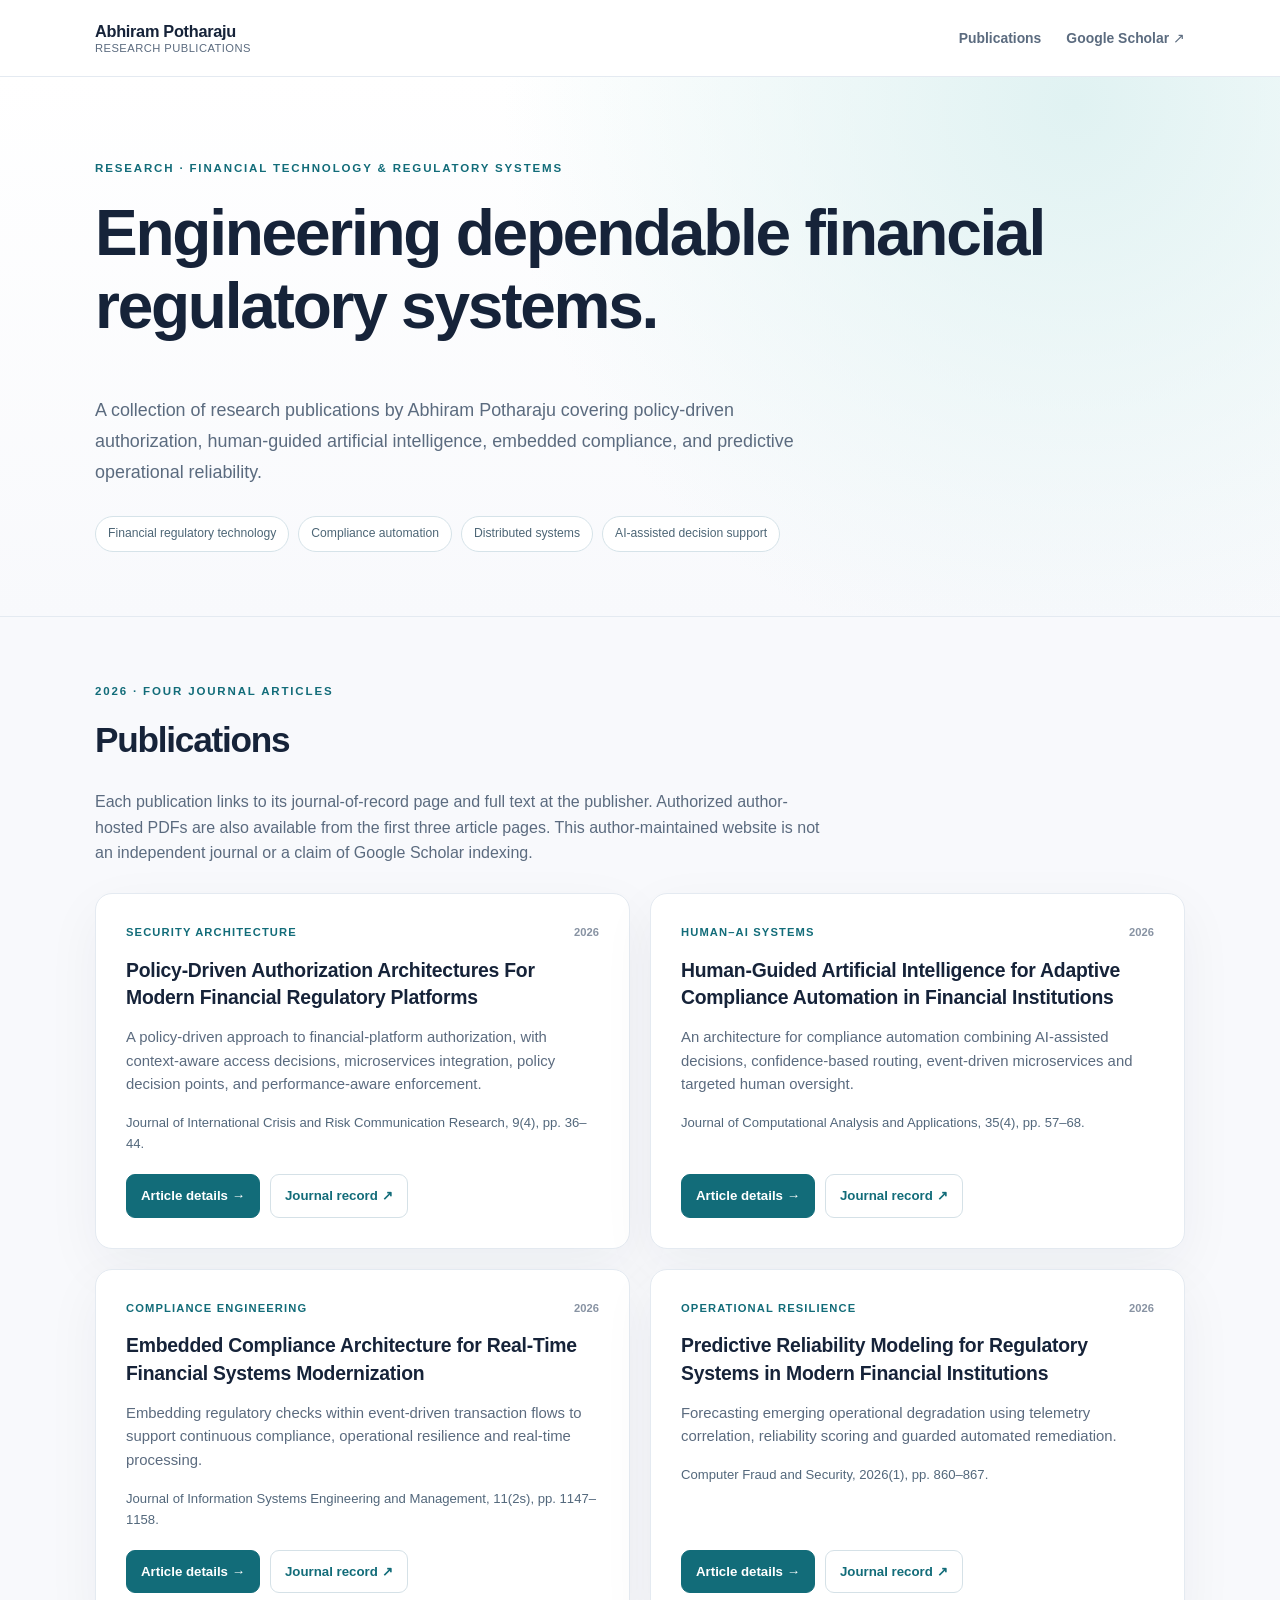
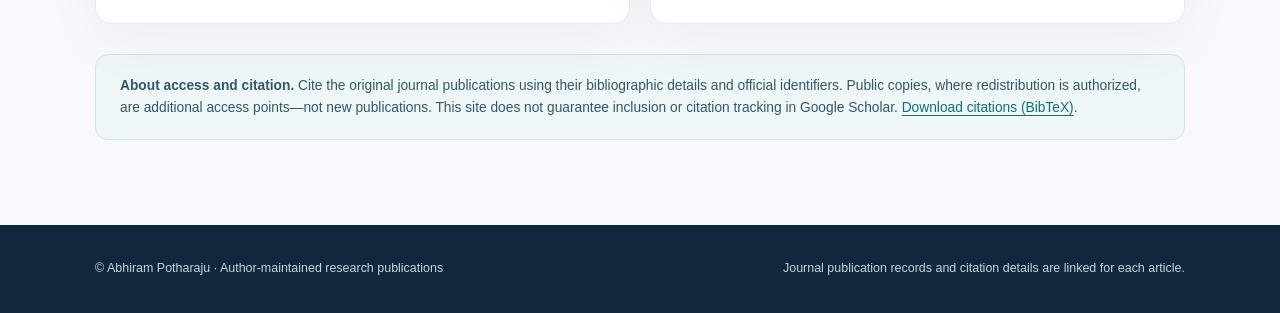
<file: index.html>
<!doctype html><html lang="en"><head><meta charset="utf-8"><meta name="viewport" content="width=device-width,initial-scale=1"><meta name="theme-color" content="#126c79"><link rel="stylesheet" href="styles.css"><title>Abhiram Potharaju | Research Publications</title><meta name="description" content="Research articles by Abhiram Potharaju on financial regulatory systems, policy-driven authorization, human-guided AI, compliance architecture, and predictive reliability."><!-- BEGIN CONFIG HEAD --><link rel="canonical" href="https://abhiramchow.github.io/research-publications/index.html"><!-- END CONFIG HEAD --><script type="application/ld+json">{"@context": "https://schema.org", "@type": "Person", "name": "Abhiram Potharaju", "description": "Research publications in financial regulatory systems modernization, AI-assisted compliance and operational resilience.", "sameAs": ["https://scholar.google.com/citations?user=imyxozsAAAAJ"]}</script></head><body><header class="nav"><div class="container nav-inner"><a href="index.html" class="brand">Abhiram Potharaju<span>Research publications</span></a><nav class="links" aria-label="Primary"><a href="index.html#publications">Publications</a><a href="https://scholar.google.com/citations?user=imyxozsAAAAJ" target="_blank" rel="noopener noreferrer">Google Scholar ↗</a></nav></div></header><section class="hero"><div class="container"><div class="eyebrow">Research · Financial technology &amp; regulatory systems</div><h1>Engineering dependable financial regulatory systems.</h1><p class="lead">A collection of research publications by Abhiram Potharaju covering policy-driven authorization, human-guided artificial intelligence, embedded compliance, and predictive operational reliability.</p><div class="chips"><span class="chip">Financial regulatory technology</span><span class="chip">Compliance automation</span><span class="chip">Distributed systems</span><span class="chip">AI-assisted decision support</span></div></div></section><main class="main" id="publications"><div class="container"><div class="section-head"><div class="eyebrow">2026 · Four journal articles</div><h2>Publications</h2><p class="muted">Each publication links to its journal-of-record page and full text at the publisher. Authorized author-hosted PDFs are also available from the first three article pages. This author-maintained website is not an independent journal or a claim of Google Scholar indexing.</p></div><div class="pub-grid"><article class="pub"><div class="eyeline"><span>SECURITY ARCHITECTURE</span><span class="year">2026</span></div><h3><a href="papers/policy-driven-authorization.html">Policy-Driven Authorization Architectures For Modern Financial Regulatory Platforms</a></h3><p>A policy-driven approach to financial-platform authorization, with context-aware access decisions, microservices integration, policy decision points, and performance-aware enforcement.</p><p class="cite">Journal of International Crisis and Risk Communication Research, 9(4), pp. 36–44.</p><div class="actions"><a class="btn" href="papers/policy-driven-authorization.html">Article details →</a><a class="btn btn-alt" href="https://jicrcr.com/index.php/jicrcr/article/view/3748" target="_blank" rel="noopener noreferrer">Journal record ↗</a></div></article><article class="pub"><div class="eyeline"><span>HUMAN–AI SYSTEMS</span><span class="year">2026</span></div><h3><a href="papers/human-guided-ai.html">Human-Guided Artificial Intelligence for Adaptive Compliance Automation in Financial Institutions</a></h3><p>An architecture for compliance automation combining AI-assisted decisions, confidence-based routing, event-driven microservices and targeted human oversight.</p><p class="cite">Journal of Computational Analysis and Applications, 35(4), pp. 57–68.</p><div class="actions"><a class="btn" href="papers/human-guided-ai.html">Article details →</a><a class="btn btn-alt" href="https://www.eudoxuspress.com/index.php/pub/article/view/5279" target="_blank" rel="noopener noreferrer">Journal record ↗</a></div></article><article class="pub"><div class="eyeline"><span>COMPLIANCE ENGINEERING</span><span class="year">2026</span></div><h3><a href="papers/embedded-compliance.html">Embedded Compliance Architecture for Real-Time Financial Systems Modernization</a></h3><p>Embedding regulatory checks within event-driven transaction flows to support continuous compliance, operational resilience and real-time processing.</p><p class="cite">Journal of Information Systems Engineering and Management, 11(2s), pp. 1147–1158.</p><div class="actions"><a class="btn" href="papers/embedded-compliance.html">Article details →</a><a class="btn btn-alt" href="https://jisem-journal.com/index.php/journal/article/view/14559" target="_blank" rel="noopener noreferrer">Journal record ↗</a></div></article><article class="pub"><div class="eyeline"><span>OPERATIONAL RESILIENCE</span><span class="year">2026</span></div><h3><a href="papers/predictive-reliability.html">Predictive Reliability Modeling for Regulatory Systems in Modern Financial Institutions</a></h3><p>Forecasting emerging operational degradation using telemetry correlation, reliability scoring and guarded automated remediation.</p><p class="cite">Computer Fraud and Security, 2026(1), pp. 860–867.</p><div class="actions"><a class="btn" href="papers/predictive-reliability.html">Article details →</a><a class="btn btn-alt" href="https://computerfraudsecurity.com/index.php/journal/article/view/994" target="_blank" rel="noopener noreferrer">Journal record ↗</a></div></article></div><div class="note"><strong>About access and citation.</strong> Cite the original journal publications using their bibliographic details and official identifiers. Public copies, where redistribution is authorized, are additional access points—not new publications. This site does not guarantee inclusion or citation tracking in Google Scholar. <a href="publications.bib" download>Download citations (BibTeX)</a>.</div></div></main><footer class="footer"><div class="container footer-inner"><span>© Abhiram Potharaju · Author-maintained research publications</span><span>Journal publication records and citation details are linked for each article.</span></div></footer></body></html>
</file>
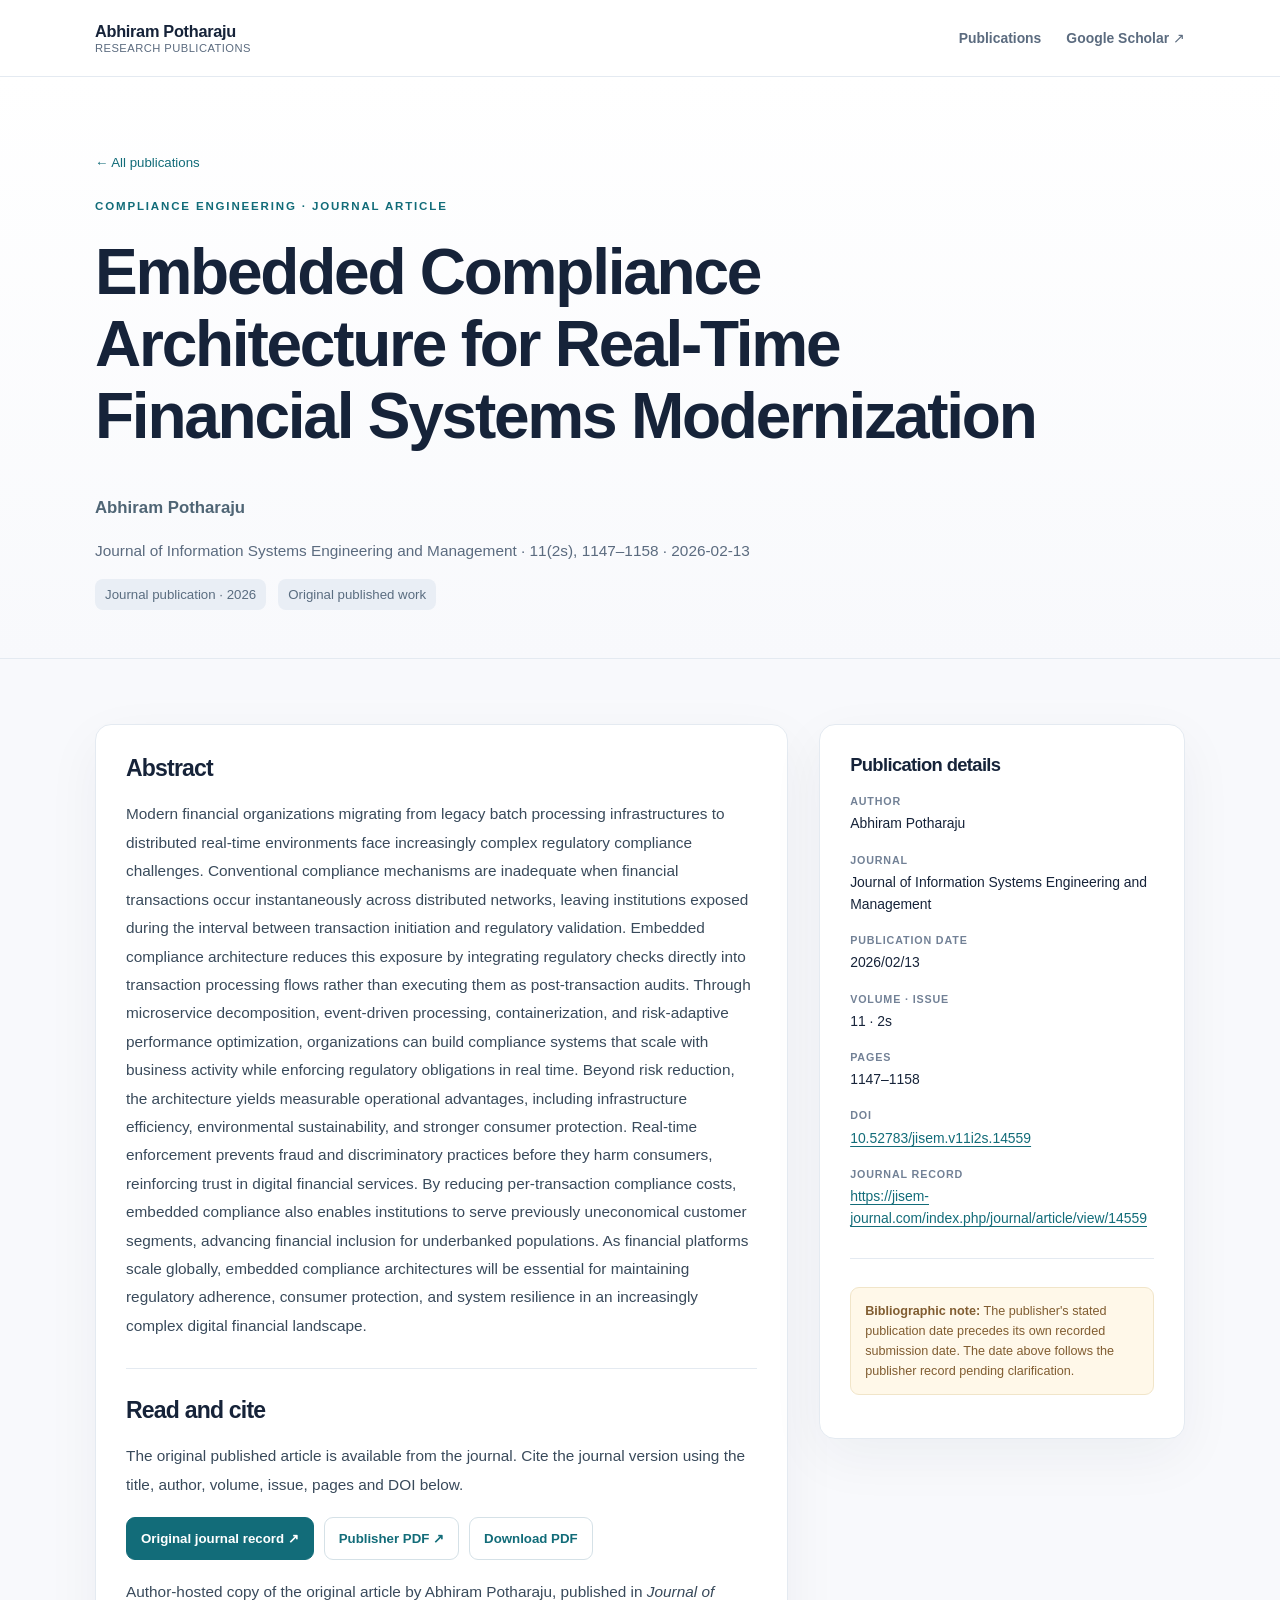
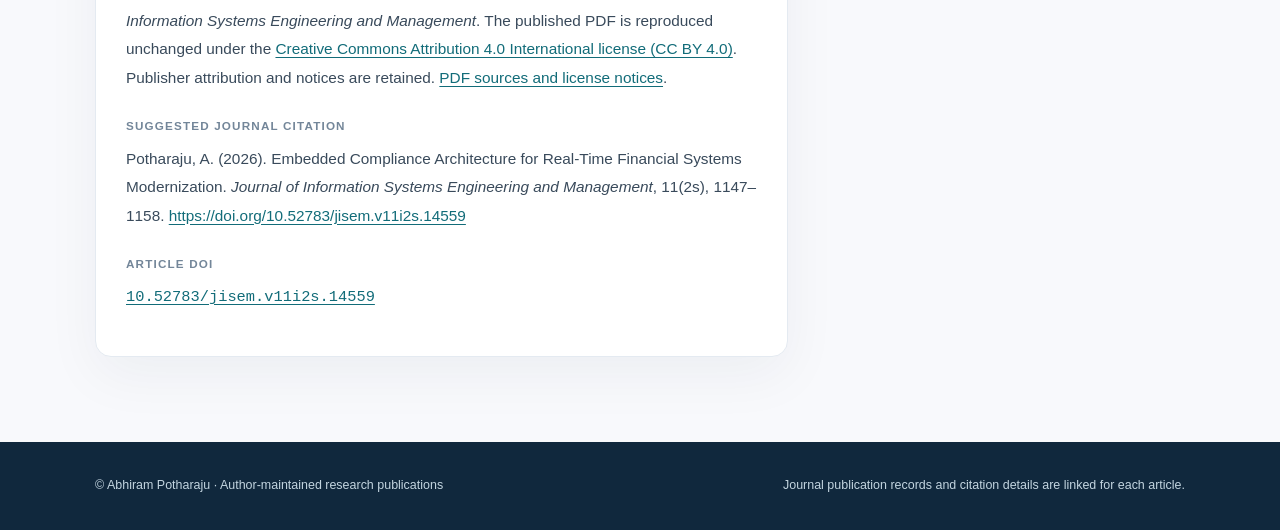
<file: papers/embedded-compliance.html>
<!doctype html><html lang="en"><head><meta charset="utf-8"><meta name="viewport" content="width=device-width,initial-scale=1"><meta name="theme-color" content="#126c79"><link rel="stylesheet" href="../styles.css"><title>Embedded Compliance Architecture for Real-Time Financial Systems Modernization | Abhiram Potharaju</title><meta name="description" content="Embedding regulatory checks within event-driven transaction flows to support continuous compliance, operational resilience and real-time processing."><meta name="citation_title" content="Embedded Compliance Architecture for Real-Time Financial Systems Modernization">
<meta name="citation_author" content="Abhiram Potharaju">
<meta name="citation_publication_date" content="2026/02/13">
<meta name="citation_date" content="2026/02/13">
<meta name="citation_journal_title" content="Journal of Information Systems Engineering and Management">
<meta name="citation_issn" content="2468-4376">
<meta name="citation_volume" content="11">
<meta name="citation_issue" content="2s">
<meta name="citation_firstpage" content="1147">
<meta name="citation_lastpage" content="1158">
<meta name="citation_doi" content="10.52783/jisem.v11i2s.14559">

<meta name="citation_abstract_html_url" content="https://abhiramchow.github.io/research-publications/papers/embedded-compliance.html">
<meta name="citation_pdf_url" content="https://abhiramchow.github.io/research-publications/papers/embedded-compliance.pdf">
<meta name="citation_language" content="en"><script type="application/ld+json">{"@context": "https://schema.org", "@type": "ScholarlyArticle", "headline": "Embedded Compliance Architecture for Real-Time Financial Systems Modernization", "author": {"@type": "Person", "name": "Abhiram Potharaju"}, "datePublished": "2026-02-13", "isPartOf": {"@type": "PublicationIssue", "issueNumber": "2s", "isPartOf": {"@type": "PublicationVolume", "volumeNumber": "11", "isPartOf": {"@type": "Periodical", "name": "Journal of Information Systems Engineering and Management", "issn": "2468-4376"}}}, "pagination": "1147-1158", "identifier": "https://doi.org/10.52783/jisem.v11i2s.14559", "sameAs": "https://jisem-journal.com/index.php/journal/article/view/14559", "url": "https://abhiramchow.github.io/research-publications/papers/embedded-compliance.html", "mainEntityOfPage": "https://abhiramchow.github.io/research-publications/papers/embedded-compliance.html", "pageStart": "1147", "pageEnd": "1158", "license": "https://creativecommons.org/licenses/by/4.0/", "encoding": {"@type": "MediaObject", "encodingFormat": "application/pdf", "contentUrl": "https://abhiramchow.github.io/research-publications/papers/embedded-compliance.pdf"}}</script><!-- BEGIN CONFIG HEAD --><link rel="canonical" href="https://abhiramchow.github.io/research-publications/papers/embedded-compliance.html"><!-- END CONFIG HEAD --></head><body><header class="nav"><div class="container nav-inner"><a href="../index.html" class="brand">Abhiram Potharaju<span>Research publications</span></a><nav class="links" aria-label="Primary"><a href="../index.html#publications">Publications</a><a href="https://scholar.google.com/citations?user=imyxozsAAAAJ" target="_blank" rel="noopener noreferrer">Google Scholar ↗</a></nav></div></header><header class="article-head"><div class="container"><a href="../index.html#publications" class="back">← All publications</a><div class="eyebrow">COMPLIANCE ENGINEERING · Journal article</div><h1>Embedded Compliance Architecture for Real-Time Financial Systems Modernization</h1><h3 class="author">Abhiram Potharaju</h3><p class="journal">Journal of Information Systems Engineering and Management · 11(2s), 1147–1158 · 2026-02-13</p><div class="detail-meta"><span>Journal publication · 2026</span><span>Original published work</span></div></div></header><main class="main"><div class="container article-grid"><article class="article-card"><h2 id="abstract">Abstract</h2><p>Modern financial organizations migrating from legacy batch processing infrastructures to distributed real-time environments face increasingly complex regulatory compliance challenges. Conventional compliance mechanisms are inadequate when financial transactions occur instantaneously across distributed networks, leaving institutions exposed during the interval between transaction initiation and regulatory validation. Embedded compliance architecture reduces this exposure by integrating regulatory checks directly into transaction processing flows rather than executing them as post-transaction audits. Through microservice decomposition, event-driven processing, containerization, and risk-adaptive performance optimization, organizations can build compliance systems that scale with business activity while enforcing regulatory obligations in real time. Beyond risk reduction, the architecture yields measurable operational advantages, including infrastructure efficiency, environmental sustainability, and stronger consumer protection. Real-time enforcement prevents fraud and discriminatory practices before they harm consumers, reinforcing trust in digital financial services. By reducing per-transaction compliance costs, embedded compliance also enables institutions to serve previously uneconomical customer segments, advancing financial inclusion for underbanked populations. As financial platforms scale globally, embedded compliance architectures will be essential for maintaining regulatory adherence, consumer protection, and system resilience in an increasingly complex digital financial landscape.</p><div class="divider"></div><h2>Read and cite</h2><p>The original published article is available from the journal. Cite the journal version using the title, author, volume, issue, pages and DOI below.</p><div class="detail-cta"><a class="btn" href="https://jisem-journal.com/index.php/journal/article/view/14559" target="_blank" rel="noopener noreferrer">Original journal record ↗</a><a class="btn btn-alt" href="https://jisem-journal.com/index.php/journal/article/download/14559/7014" target="_blank" rel="noopener noreferrer">Publisher PDF ↗</a><!-- BEGIN LOCAL PDF BUTTON --><a class="btn btn-alt" href="embedded-compliance.pdf" download>Download PDF</a><!-- END LOCAL PDF BUTTON --></div><p class="source-note">Author-hosted copy of the original article by Abhiram Potharaju, published in <em>Journal of Information Systems Engineering and Management</em>. The published PDF is reproduced unchanged under the <a rel="license" href="https://creativecommons.org/licenses/by/4.0/">Creative Commons Attribution 4.0 International license (CC BY 4.0)</a>. Publisher attribution and notices are retained. <a href="PDF-LICENSES.md">PDF sources and license notices</a>.</p><div class="smallcaps">Suggested journal citation</div><p class="source-note">Potharaju, A. (2026). Embedded Compliance Architecture for Real-Time Financial Systems Modernization. <em>Journal of Information Systems Engineering and Management</em>, 11(2s), 1147–1158. <a href="https://doi.org/10.52783/jisem.v11i2s.14559" target="_blank" rel="noopener noreferrer">https://doi.org/10.52783/jisem.v11i2s.14559</a></p><div class="smallcaps">Article DOI</div><p class="mono"><a href="https://doi.org/10.52783/jisem.v11i2s.14559" target="_blank" rel="noopener noreferrer">10.52783/jisem.v11i2s.14559</a></p></article><aside class="facts"><h2 style="font-size:1.15rem;margin-bottom:17px">Publication details</h2><dl><dt>Author</dt><dd>Abhiram Potharaju</dd><dt>Journal</dt><dd>Journal of Information Systems Engineering and Management</dd><dt>Publication date</dt><dd>2026/02/13</dd><dt>Volume · Issue</dt><dd>11 · 2s</dd><dt>Pages</dt><dd>1147–1158</dd><dt>DOI</dt><dd><a href="https://doi.org/10.52783/jisem.v11i2s.14559">10.52783/jisem.v11i2s.14559</a></dd><dt>Journal record</dt><dd><a href="https://jisem-journal.com/index.php/journal/article/view/14559">https://jisem-journal.com/index.php/journal/article/view/14559</a></dd></dl><div class="divider"></div><p class="warning"><strong>Bibliographic note:</strong> The publisher's stated publication date precedes its own recorded submission date. The date above follows the publisher record pending clarification.</p></aside></div></main><footer class="footer"><div class="container footer-inner"><span>© Abhiram Potharaju · Author-maintained research publications</span><span>Journal publication records and citation details are linked for each article.</span></div></footer></body></html>
</file>
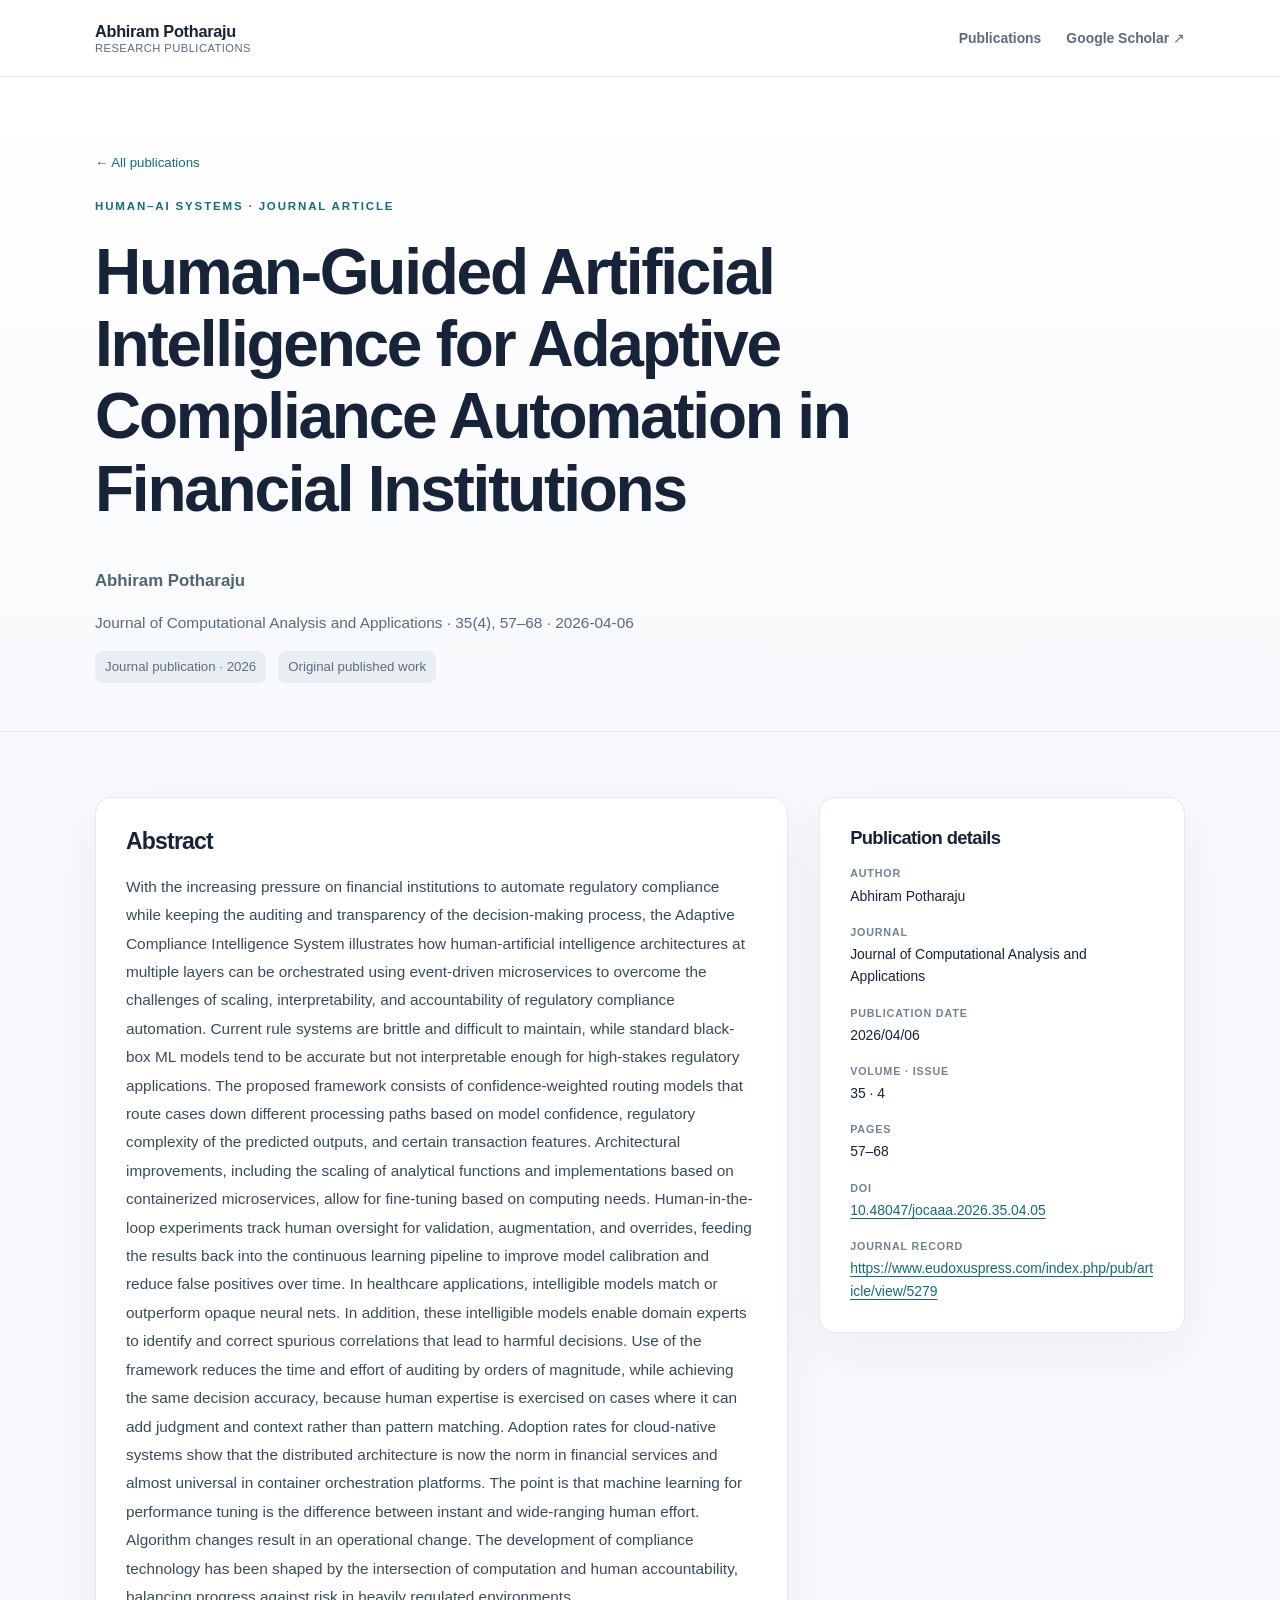
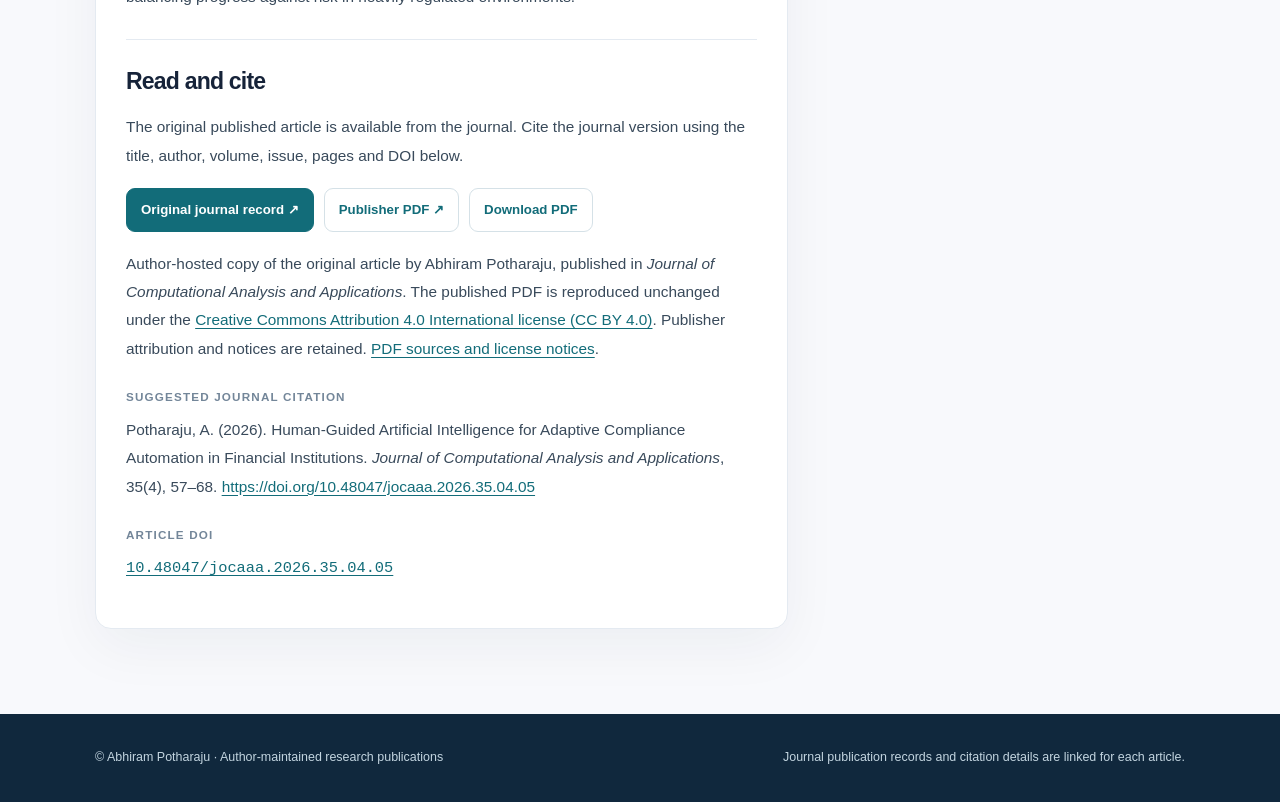
<file: papers/human-guided-ai.html>
<!doctype html><html lang="en"><head><meta charset="utf-8"><meta name="viewport" content="width=device-width,initial-scale=1"><meta name="theme-color" content="#126c79"><link rel="stylesheet" href="../styles.css"><title>Human-Guided Artificial Intelligence for Adaptive Compliance Automation in Financial Institutions | Abhiram Potharaju</title><meta name="description" content="An architecture for compliance automation combining AI-assisted decisions, confidence-based routing, event-driven microservices and targeted human oversight."><meta name="citation_title" content="Human-Guided Artificial Intelligence for Adaptive Compliance Automation in Financial Institutions">
<meta name="citation_author" content="Abhiram Potharaju">
<meta name="citation_publication_date" content="2026/04/06">
<meta name="citation_date" content="2026/04/06">
<meta name="citation_journal_title" content="Journal of Computational Analysis and Applications">
<meta name="citation_issn" content="1572-9206">
<meta name="citation_volume" content="35">
<meta name="citation_issue" content="4">
<meta name="citation_firstpage" content="57">
<meta name="citation_lastpage" content="68">
<meta name="citation_doi" content="10.48047/jocaaa.2026.35.04.05">

<meta name="citation_abstract_html_url" content="https://abhiramchow.github.io/research-publications/papers/human-guided-ai.html">
<meta name="citation_pdf_url" content="https://abhiramchow.github.io/research-publications/papers/human-guided-ai.pdf">
<meta name="citation_language" content="en"><script type="application/ld+json">{"@context": "https://schema.org", "@type": "ScholarlyArticle", "headline": "Human-Guided Artificial Intelligence for Adaptive Compliance Automation in Financial Institutions", "author": {"@type": "Person", "name": "Abhiram Potharaju"}, "datePublished": "2026-04-06", "isPartOf": {"@type": "PublicationIssue", "issueNumber": "4", "isPartOf": {"@type": "PublicationVolume", "volumeNumber": "35", "isPartOf": {"@type": "Periodical", "name": "Journal of Computational Analysis and Applications", "issn": "1572-9206"}}}, "pagination": "57-68", "identifier": "https://doi.org/10.48047/jocaaa.2026.35.04.05", "sameAs": "https://www.eudoxuspress.com/index.php/pub/article/view/5279", "url": "https://abhiramchow.github.io/research-publications/papers/human-guided-ai.html", "mainEntityOfPage": "https://abhiramchow.github.io/research-publications/papers/human-guided-ai.html", "pageStart": "57", "pageEnd": "68", "license": "https://creativecommons.org/licenses/by/4.0/", "encoding": {"@type": "MediaObject", "encodingFormat": "application/pdf", "contentUrl": "https://abhiramchow.github.io/research-publications/papers/human-guided-ai.pdf"}}</script><!-- BEGIN CONFIG HEAD --><link rel="canonical" href="https://abhiramchow.github.io/research-publications/papers/human-guided-ai.html"><!-- END CONFIG HEAD --></head><body><header class="nav"><div class="container nav-inner"><a href="../index.html" class="brand">Abhiram Potharaju<span>Research publications</span></a><nav class="links" aria-label="Primary"><a href="../index.html#publications">Publications</a><a href="https://scholar.google.com/citations?user=imyxozsAAAAJ" target="_blank" rel="noopener noreferrer">Google Scholar ↗</a></nav></div></header><header class="article-head"><div class="container"><a href="../index.html#publications" class="back">← All publications</a><div class="eyebrow">HUMAN–AI SYSTEMS · Journal article</div><h1>Human-Guided Artificial Intelligence for Adaptive Compliance Automation in Financial Institutions</h1><h3 class="author">Abhiram Potharaju</h3><p class="journal">Journal of Computational Analysis and Applications · 35(4), 57–68 · 2026-04-06</p><div class="detail-meta"><span>Journal publication · 2026</span><span>Original published work</span></div></div></header><main class="main"><div class="container article-grid"><article class="article-card"><h2 id="abstract">Abstract</h2><p>With the increasing pressure on financial institutions to automate regulatory compliance while keeping the auditing and transparency of the decision-making process, the Adaptive Compliance Intelligence System illustrates how human-artificial intelligence architectures at multiple layers can be orchestrated using event-driven microservices to overcome the challenges of scaling, interpretability, and accountability of regulatory compliance automation. Current rule systems are brittle and difficult to maintain, while standard black-box ML models tend to be accurate but not interpretable enough for high-stakes regulatory applications. The proposed framework consists of confidence-weighted routing models that route cases down different processing paths based on model confidence, regulatory complexity of the predicted outputs, and certain transaction features. Architectural improvements, including the scaling of analytical functions and implementations based on containerized microservices, allow for fine-tuning based on computing needs. Human-in-the-loop experiments track human oversight for validation, augmentation, and overrides, feeding the results back into the continuous learning pipeline to improve model calibration and reduce false positives over time. In healthcare applications, intelligible models match or outperform opaque neural nets. In addition, these intelligible models enable domain experts to identify and correct spurious correlations that lead to harmful decisions. Use of the framework reduces the time and effort of auditing by orders of magnitude, while achieving the same decision accuracy, because human expertise is exercised on cases where it can add judgment and context rather than pattern matching. Adoption rates for cloud-native systems show that the distributed architecture is now the norm in financial services and almost universal in container orchestration platforms. The point is that machine learning for performance tuning is the difference between instant and wide-ranging human effort. Algorithm changes result in an operational change. The development of compliance technology has been shaped by the intersection of computation and human accountability, balancing progress against risk in heavily regulated environments.</p><div class="divider"></div><h2>Read and cite</h2><p>The original published article is available from the journal. Cite the journal version using the title, author, volume, issue, pages and DOI below.</p><div class="detail-cta"><a class="btn" href="https://www.eudoxuspress.com/index.php/pub/article/view/5279" target="_blank" rel="noopener noreferrer">Original journal record ↗</a><a class="btn btn-alt" href="https://www.eudoxuspress.com/index.php/pub/article/download/5279/3968" target="_blank" rel="noopener noreferrer">Publisher PDF ↗</a><!-- BEGIN LOCAL PDF BUTTON --><a class="btn btn-alt" href="human-guided-ai.pdf" download>Download PDF</a><!-- END LOCAL PDF BUTTON --></div><p class="source-note">Author-hosted copy of the original article by Abhiram Potharaju, published in <em>Journal of Computational Analysis and Applications</em>. The published PDF is reproduced unchanged under the <a rel="license" href="https://creativecommons.org/licenses/by/4.0/">Creative Commons Attribution 4.0 International license (CC BY 4.0)</a>. Publisher attribution and notices are retained. <a href="PDF-LICENSES.md">PDF sources and license notices</a>.</p><div class="smallcaps">Suggested journal citation</div><p class="source-note">Potharaju, A. (2026). Human-Guided Artificial Intelligence for Adaptive Compliance Automation in Financial Institutions. <em>Journal of Computational Analysis and Applications</em>, 35(4), 57–68. <a href="https://doi.org/10.48047/jocaaa.2026.35.04.05" target="_blank" rel="noopener noreferrer">https://doi.org/10.48047/jocaaa.2026.35.04.05</a></p><div class="smallcaps">Article DOI</div><p class="mono"><a href="https://doi.org/10.48047/jocaaa.2026.35.04.05" target="_blank" rel="noopener noreferrer">10.48047/jocaaa.2026.35.04.05</a></p></article><aside class="facts"><h2 style="font-size:1.15rem;margin-bottom:17px">Publication details</h2><dl><dt>Author</dt><dd>Abhiram Potharaju</dd><dt>Journal</dt><dd>Journal of Computational Analysis and Applications</dd><dt>Publication date</dt><dd>2026/04/06</dd><dt>Volume · Issue</dt><dd>35 · 4</dd><dt>Pages</dt><dd>57–68</dd><dt>DOI</dt><dd><a href="https://doi.org/10.48047/jocaaa.2026.35.04.05">10.48047/jocaaa.2026.35.04.05</a></dd><dt>Journal record</dt><dd><a href="https://www.eudoxuspress.com/index.php/pub/article/view/5279">https://www.eudoxuspress.com/index.php/pub/article/view/5279</a></dd></dl></aside></div></main><footer class="footer"><div class="container footer-inner"><span>© Abhiram Potharaju · Author-maintained research publications</span><span>Journal publication records and citation details are linked for each article.</span></div></footer></body></html>
</file>
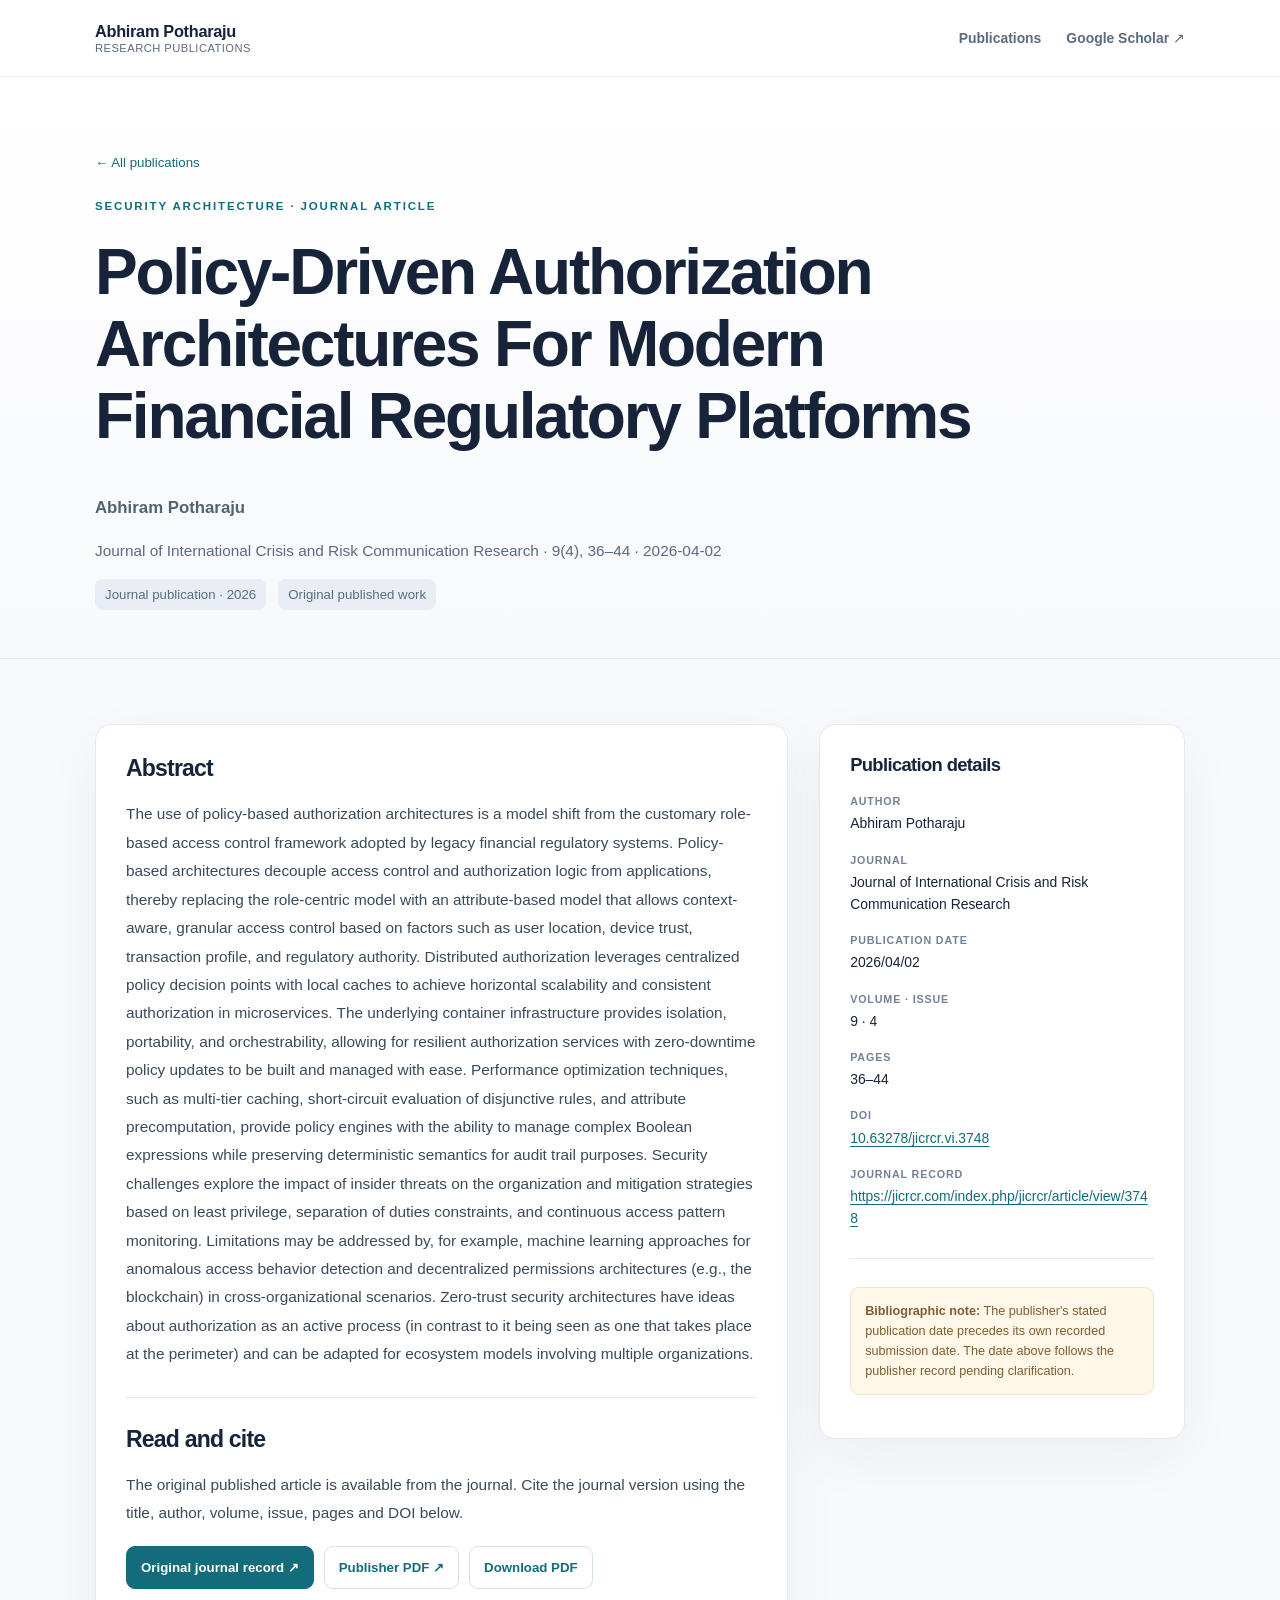
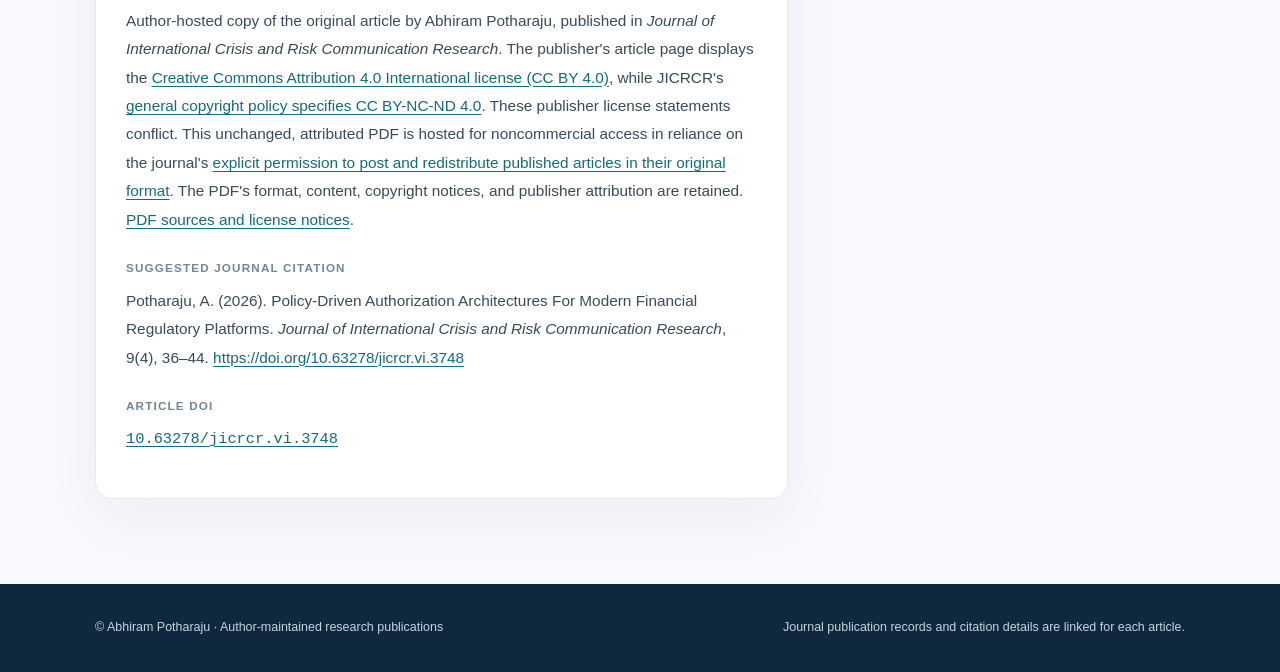
<file: papers/policy-driven-authorization.html>
<!doctype html><html lang="en"><head><meta charset="utf-8"><meta name="viewport" content="width=device-width,initial-scale=1"><meta name="theme-color" content="#126c79"><link rel="stylesheet" href="../styles.css"><title>Policy-Driven Authorization Architectures For Modern Financial Regulatory Platforms | Abhiram Potharaju</title><meta name="description" content="A policy-driven approach to financial-platform authorization, with context-aware access decisions, microservices integration, policy decision points, and performance-aware enforcement."><meta name="citation_title" content="Policy-Driven Authorization Architectures For Modern Financial Regulatory Platforms">
<meta name="citation_author" content="Abhiram Potharaju">
<meta name="citation_publication_date" content="2026/04/02">
<meta name="citation_date" content="2026/04/02">
<meta name="citation_journal_title" content="Journal of International Crisis and Risk Communication Research">
<meta name="citation_issn" content="2576-0025">
<meta name="citation_volume" content="9">
<meta name="citation_issue" content="4">
<meta name="citation_firstpage" content="36">
<meta name="citation_lastpage" content="44">
<meta name="citation_doi" content="10.63278/jicrcr.vi.3748">

<meta name="citation_abstract_html_url" content="https://abhiramchow.github.io/research-publications/papers/policy-driven-authorization.html">
<meta name="citation_pdf_url" content="https://abhiramchow.github.io/research-publications/papers/policy-driven-authorization.pdf">
<meta name="citation_language" content="en"><script type="application/ld+json">{"@context": "https://schema.org", "@type": "ScholarlyArticle", "headline": "Policy-Driven Authorization Architectures For Modern Financial Regulatory Platforms", "author": {"@type": "Person", "name": "Abhiram Potharaju"}, "datePublished": "2026-04-02", "isPartOf": {"@type": "PublicationIssue", "issueNumber": "4", "isPartOf": {"@type": "PublicationVolume", "volumeNumber": "9", "isPartOf": {"@type": "Periodical", "name": "Journal of International Crisis and Risk Communication Research", "issn": "2576-0025"}}}, "pagination": "36-44", "identifier": "https://doi.org/10.63278/jicrcr.vi.3748", "sameAs": "https://jicrcr.com/index.php/jicrcr/article/view/3748", "url": "https://abhiramchow.github.io/research-publications/papers/policy-driven-authorization.html", "mainEntityOfPage": "https://abhiramchow.github.io/research-publications/papers/policy-driven-authorization.html", "pageStart": "36", "pageEnd": "44", "license": "https://creativecommons.org/licenses/by/4.0/", "encoding": {"@type": "MediaObject", "encodingFormat": "application/pdf", "contentUrl": "https://abhiramchow.github.io/research-publications/papers/policy-driven-authorization.pdf"}}</script><!-- BEGIN CONFIG HEAD --><link rel="canonical" href="https://abhiramchow.github.io/research-publications/papers/policy-driven-authorization.html"><!-- END CONFIG HEAD --></head><body><header class="nav"><div class="container nav-inner"><a href="../index.html" class="brand">Abhiram Potharaju<span>Research publications</span></a><nav class="links" aria-label="Primary"><a href="../index.html#publications">Publications</a><a href="https://scholar.google.com/citations?user=imyxozsAAAAJ" target="_blank" rel="noopener noreferrer">Google Scholar ↗</a></nav></div></header><header class="article-head"><div class="container"><a href="../index.html#publications" class="back">← All publications</a><div class="eyebrow">SECURITY ARCHITECTURE · Journal article</div><h1>Policy-Driven Authorization Architectures For Modern Financial Regulatory Platforms</h1><h3 class="author">Abhiram Potharaju</h3><p class="journal">Journal of International Crisis and Risk Communication Research · 9(4), 36–44 · 2026-04-02</p><div class="detail-meta"><span>Journal publication · 2026</span><span>Original published work</span></div></div></header><main class="main"><div class="container article-grid"><article class="article-card"><h2 id="abstract">Abstract</h2><p>The use of policy-based authorization architectures is a model shift from the customary role-based access control framework adopted by legacy financial regulatory systems. Policy-based architectures decouple access control and authorization logic from applications, thereby replacing the role-centric model with an attribute-based model that allows context-aware, granular access control based on factors such as user location, device trust, transaction profile, and regulatory authority. Distributed authorization leverages centralized policy decision points with local caches to achieve horizontal scalability and consistent authorization in microservices. The underlying container infrastructure provides isolation, portability, and orchestrability, allowing for resilient authorization services with zero-downtime policy updates to be built and managed with ease. Performance optimization techniques, such as multi-tier caching, short-circuit evaluation of disjunctive rules, and attribute precomputation, provide policy engines with the ability to manage complex Boolean expressions while preserving deterministic semantics for audit trail purposes. Security challenges explore the impact of insider threats on the organization and mitigation strategies based on least privilege, separation of duties constraints, and continuous access pattern monitoring. Limitations may be addressed by, for example, machine learning approaches for anomalous access behavior detection and decentralized permissions architectures (e.g., the blockchain) in cross-organizational scenarios. Zero-trust security architectures have ideas about authorization as an active process (in contrast to it being seen as one that takes place at the perimeter) and can be adapted for ecosystem models involving multiple organizations.</p><div class="divider"></div><h2>Read and cite</h2><p>The original published article is available from the journal. Cite the journal version using the title, author, volume, issue, pages and DOI below.</p><div class="detail-cta"><a class="btn" href="https://jicrcr.com/index.php/jicrcr/article/view/3748" target="_blank" rel="noopener noreferrer">Original journal record ↗</a><a class="btn btn-alt" href="https://jicrcr.com/index.php/jicrcr/article/download/3748/3166" target="_blank" rel="noopener noreferrer">Publisher PDF ↗</a><!-- BEGIN LOCAL PDF BUTTON --><a class="btn btn-alt" href="policy-driven-authorization.pdf" download>Download PDF</a><!-- END LOCAL PDF BUTTON --></div><p class="source-note">Author-hosted copy of the original article by Abhiram Potharaju, published in <em>Journal of International Crisis and Risk Communication Research</em>. The publisher's article page displays the <a rel="license" href="https://creativecommons.org/licenses/by/4.0/">Creative Commons Attribution 4.0 International license (CC BY 4.0)</a>, while JICRCR's <a href="https://jicrcr.com/index.php/jicrcr/RAJ">general copyright policy specifies CC BY-NC-ND 4.0</a>. These publisher license statements conflict. This unchanged, attributed PDF is hosted for noncommercial access in reliance on the journal's <a href="https://jicrcr.com/index.php/jicrcr/CN">explicit permission to post and redistribute published articles in their original format</a>. The PDF's format, content, copyright notices, and publisher attribution are retained. <a href="PDF-LICENSES.md">PDF sources and license notices</a>.</p><div class="smallcaps">Suggested journal citation</div><p class="source-note">Potharaju, A. (2026). Policy-Driven Authorization Architectures For Modern Financial Regulatory Platforms. <em>Journal of International Crisis and Risk Communication Research</em>, 9(4), 36–44. <a href="https://doi.org/10.63278/jicrcr.vi.3748" target="_blank" rel="noopener noreferrer">https://doi.org/10.63278/jicrcr.vi.3748</a></p><div class="smallcaps">Article DOI</div><p class="mono"><a href="https://doi.org/10.63278/jicrcr.vi.3748" target="_blank" rel="noopener noreferrer">10.63278/jicrcr.vi.3748</a></p></article><aside class="facts"><h2 style="font-size:1.15rem;margin-bottom:17px">Publication details</h2><dl><dt>Author</dt><dd>Abhiram Potharaju</dd><dt>Journal</dt><dd>Journal of International Crisis and Risk Communication Research</dd><dt>Publication date</dt><dd>2026/04/02</dd><dt>Volume · Issue</dt><dd>9 · 4</dd><dt>Pages</dt><dd>36–44</dd><dt>DOI</dt><dd><a href="https://doi.org/10.63278/jicrcr.vi.3748">10.63278/jicrcr.vi.3748</a></dd><dt>Journal record</dt><dd><a href="https://jicrcr.com/index.php/jicrcr/article/view/3748">https://jicrcr.com/index.php/jicrcr/article/view/3748</a></dd></dl><div class="divider"></div><p class="warning"><strong>Bibliographic note:</strong> The publisher's stated publication date precedes its own recorded submission date. The date above follows the publisher record pending clarification.</p></aside></div></main><footer class="footer"><div class="container footer-inner"><span>© Abhiram Potharaju · Author-maintained research publications</span><span>Journal publication records and citation details are linked for each article.</span></div></footer></body></html>
</file>
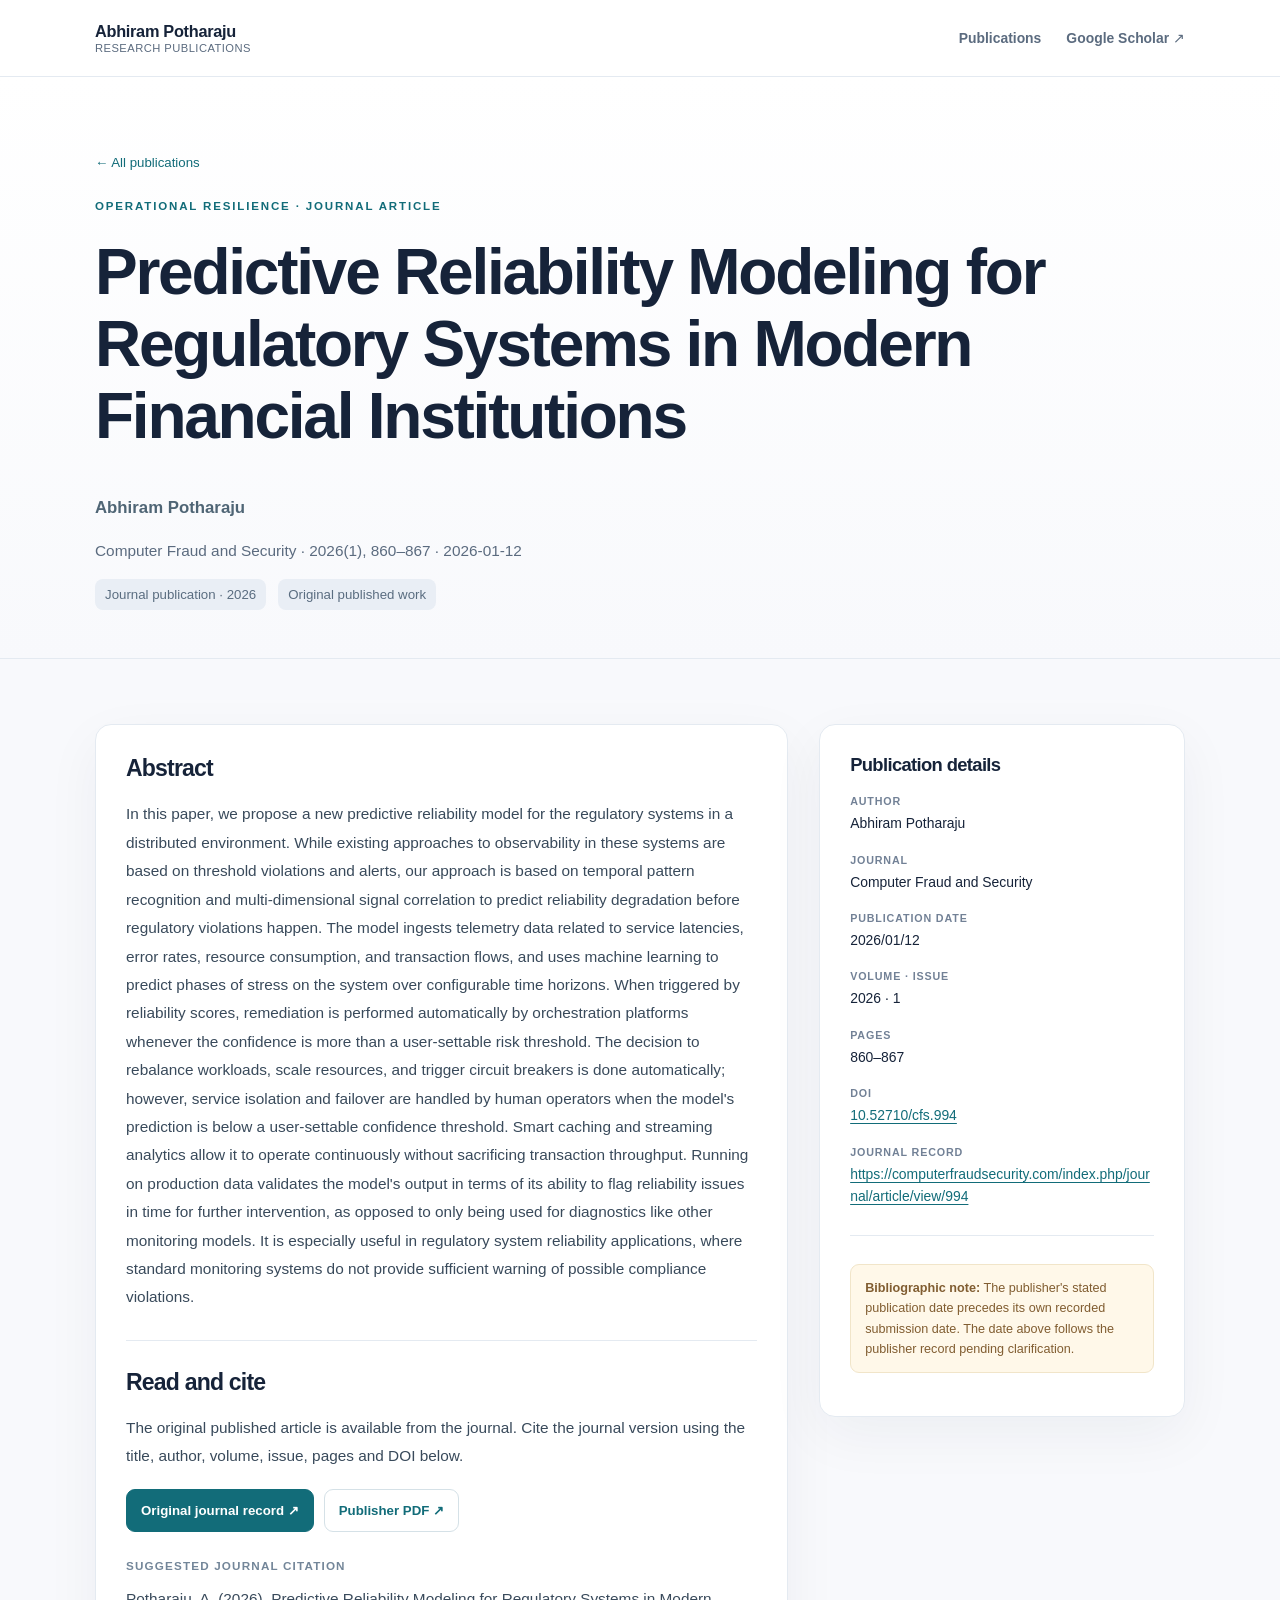
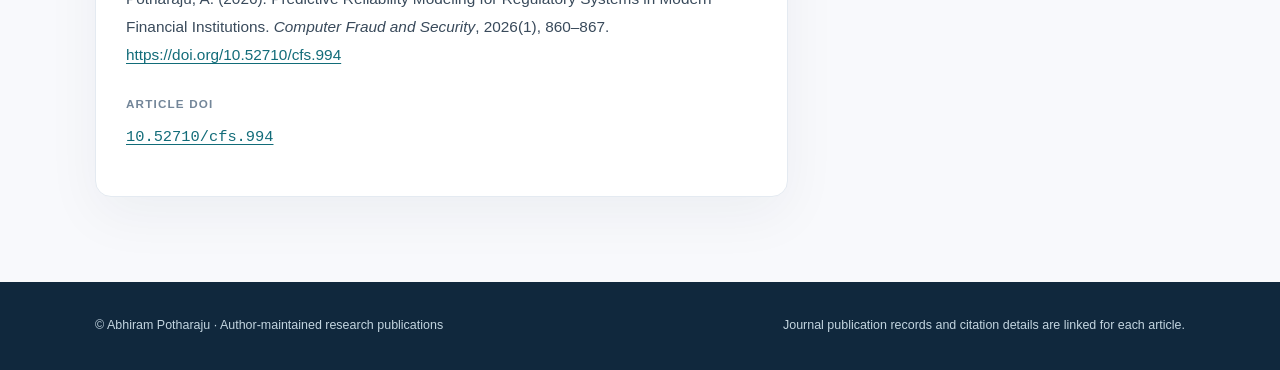
<file: papers/predictive-reliability.html>
<!doctype html><html lang="en"><head><meta charset="utf-8"><meta name="viewport" content="width=device-width,initial-scale=1"><meta name="theme-color" content="#126c79"><link rel="stylesheet" href="../styles.css"><title>Predictive Reliability Modeling for Regulatory Systems in Modern Financial Institutions | Abhiram Potharaju</title><meta name="description" content="Forecasting emerging operational degradation using telemetry correlation, reliability scoring and guarded automated remediation."><meta name="citation_title" content="Predictive Reliability Modeling for Regulatory Systems in Modern Financial Institutions">
<meta name="citation_author" content="Abhiram Potharaju">
<meta name="citation_publication_date" content="2026/01/12">
<meta name="citation_date" content="2026/01/12">
<meta name="citation_journal_title" content="Computer Fraud and Security">
<meta name="citation_issn" content="1873-7056">
<meta name="citation_volume" content="2026">
<meta name="citation_issue" content="1">
<meta name="citation_firstpage" content="860">
<meta name="citation_lastpage" content="867">
<meta name="citation_doi" content="10.52710/cfs.994">

<meta name="citation_abstract_html_url" content="https://abhiramchow.github.io/research-publications/papers/predictive-reliability.html">
<meta name="citation_language" content="en"><script type="application/ld+json">{"@context": "https://schema.org", "@type": "ScholarlyArticle", "headline": "Predictive Reliability Modeling for Regulatory Systems in Modern Financial Institutions", "author": {"@type": "Person", "name": "Abhiram Potharaju"}, "datePublished": "2026-01-12", "isPartOf": {"@type": "PublicationIssue", "issueNumber": "1", "isPartOf": {"@type": "PublicationVolume", "volumeNumber": "2026", "isPartOf": {"@type": "Periodical", "name": "Computer Fraud and Security", "issn": "1873-7056"}}}, "pagination": "860-867", "identifier": "https://doi.org/10.52710/cfs.994", "sameAs": "https://computerfraudsecurity.com/index.php/journal/article/view/994", "url": "https://abhiramchow.github.io/research-publications/papers/predictive-reliability.html", "mainEntityOfPage": "https://abhiramchow.github.io/research-publications/papers/predictive-reliability.html", "pageStart": "860", "pageEnd": "867"}</script><!-- BEGIN CONFIG HEAD --><link rel="canonical" href="https://abhiramchow.github.io/research-publications/papers/predictive-reliability.html"><!-- END CONFIG HEAD --></head><body><header class="nav"><div class="container nav-inner"><a href="../index.html" class="brand">Abhiram Potharaju<span>Research publications</span></a><nav class="links" aria-label="Primary"><a href="../index.html#publications">Publications</a><a href="https://scholar.google.com/citations?user=imyxozsAAAAJ" target="_blank" rel="noopener noreferrer">Google Scholar ↗</a></nav></div></header><header class="article-head"><div class="container"><a href="../index.html#publications" class="back">← All publications</a><div class="eyebrow">OPERATIONAL RESILIENCE · Journal article</div><h1>Predictive Reliability Modeling for Regulatory Systems in Modern Financial Institutions</h1><h3 class="author">Abhiram Potharaju</h3><p class="journal">Computer Fraud and Security · 2026(1), 860–867 · 2026-01-12</p><div class="detail-meta"><span>Journal publication · 2026</span><span>Original published work</span></div></div></header><main class="main"><div class="container article-grid"><article class="article-card"><h2 id="abstract">Abstract</h2><p>In this paper, we propose a new predictive reliability model for the regulatory systems in a distributed environment. While existing approaches to observability in these systems are based on threshold violations and alerts, our approach is based on temporal pattern recognition and multi-dimensional signal correlation to predict reliability degradation before regulatory violations happen. The model ingests telemetry data related to service latencies, error rates, resource consumption, and transaction flows, and uses machine learning to predict phases of stress on the system over configurable time horizons. When triggered by reliability scores, remediation is performed automatically by orchestration platforms whenever the confidence is more than a user-settable risk threshold. The decision to rebalance workloads, scale resources, and trigger circuit breakers is done automatically; however, service isolation and failover are handled by human operators when the model's prediction is below a user-settable confidence threshold. Smart caching and streaming analytics allow it to operate continuously without sacrificing transaction throughput. Running on production data validates the model's output in terms of its ability to flag reliability issues in time for further intervention, as opposed to only being used for diagnostics like other monitoring models. It is especially useful in regulatory system reliability applications, where standard monitoring systems do not provide sufficient warning of possible compliance violations.</p><div class="divider"></div><h2>Read and cite</h2><p>The original published article is available from the journal. Cite the journal version using the title, author, volume, issue, pages and DOI below.</p><div class="detail-cta"><a class="btn" href="https://computerfraudsecurity.com/index.php/journal/article/view/994" target="_blank" rel="noopener noreferrer">Original journal record ↗</a><a class="btn btn-alt" href="https://computerfraudsecurity.com/index.php/journal/article/download/994/707" target="_blank" rel="noopener noreferrer">Publisher PDF ↗</a><!-- BEGIN LOCAL PDF BUTTON --><!-- END LOCAL PDF BUTTON --></div><div class="smallcaps">Suggested journal citation</div><p class="source-note">Potharaju, A. (2026). Predictive Reliability Modeling for Regulatory Systems in Modern Financial Institutions. <em>Computer Fraud and Security</em>, 2026(1), 860–867. <a href="https://doi.org/10.52710/cfs.994" target="_blank" rel="noopener noreferrer">https://doi.org/10.52710/cfs.994</a></p><div class="smallcaps">Article DOI</div><p class="mono"><a href="https://doi.org/10.52710/cfs.994" target="_blank" rel="noopener noreferrer">10.52710/cfs.994</a></p></article><aside class="facts"><h2 style="font-size:1.15rem;margin-bottom:17px">Publication details</h2><dl><dt>Author</dt><dd>Abhiram Potharaju</dd><dt>Journal</dt><dd>Computer Fraud and Security</dd><dt>Publication date</dt><dd>2026/01/12</dd><dt>Volume · Issue</dt><dd>2026 · 1</dd><dt>Pages</dt><dd>860–867</dd><dt>DOI</dt><dd><a href="https://doi.org/10.52710/cfs.994">10.52710/cfs.994</a></dd><dt>Journal record</dt><dd><a href="https://computerfraudsecurity.com/index.php/journal/article/view/994">https://computerfraudsecurity.com/index.php/journal/article/view/994</a></dd></dl><div class="divider"></div><p class="warning"><strong>Bibliographic note:</strong> The publisher's stated publication date precedes its own recorded submission date. The date above follows the publisher record pending clarification.</p></aside></div></main><footer class="footer"><div class="container footer-inner"><span>© Abhiram Potharaju · Author-maintained research publications</span><span>Journal publication records and citation details are linked for each article.</span></div></footer></body></html>
</file>
<file: styles.css>
/* Abhiram Potharaju — Research publications. No third-party assets. */
:root { --bg:#f8f9fc; --paper:#fff; --text:#162339; --sub:#5b6b7f; --accent:#126c79; --accent2:#e2f2f2; --line:#e4eaf1; --tag:#e9eef5; --shadow:0 18px 55px rgba(17,34,54,.05) }
*{box-sizing:border-box}html{scroll-behavior:smooth}body{margin:0;background:var(--bg);color:var(--text);font-family:Inter,ui-sans-serif,-apple-system,BlinkMacSystemFont,"Segoe UI",sans-serif;line-height:1.6}a{color:var(--accent);text-decoration:underline;text-underline-offset:3px}a:hover{color:#0b4d59}h1,h2,h3,p{margin-top:0}h1,h2{line-height:1.13;letter-spacing:-.035em}h1{font-size:clamp(2.35rem,5vw,4rem);max-width:950px}h2{font-size:clamp(1.6rem,3vw,2.2rem)}.container{width:min(1090px,calc(100% - 44px));margin:auto}.nav{background:#fff;border-bottom:1px solid var(--line)}.nav-inner{display:flex;align-items:center;justify-content:space-between;min-height:76px;gap:18px}.brand{text-decoration:none;color:var(--text);display:flex;flex-direction:column;font-weight:770;letter-spacing:-.018em;font-size:1.02rem;line-height:1.25}.brand span{color:var(--sub);font-weight:450;font-size:.7rem;letter-spacing:.04em;text-transform:uppercase}.links{display:flex;align-items:center;gap:25px}.links a{color:var(--sub);text-decoration:none;font-size:.87rem;font-weight:570}.links a:hover{color:var(--accent)}.hero{padding:82px 0 64px;background:radial-gradient(circle at 84% 5%,#e0f2f2,transparent 48%),linear-gradient(#fff,#f8f9fc);border-bottom:1px solid var(--line)}.eyebrow{font-size:.72rem;text-transform:uppercase;letter-spacing:.16em;color:var(--accent);font-weight:800;margin-bottom:20px}.lead{font-size:1.12rem;line-height:1.73;max-width:740px;color:var(--sub)}.chips{display:flex;flex-wrap:wrap;gap:9px;margin-top:28px}.chip{font-size:.76rem;padding:7px 12px;border:1px solid #d6e3e9;border-radius:100px;background:#fff;color:#4d6676}.main{padding:65px 0 85px}.section-head{margin-bottom:27px}.muted{color:var(--sub)}.section-head p{margin:7px 0 0;max-width:740px}.pub-grid{display:grid;grid-template-columns:repeat(2,minmax(0,1fr));gap:20px}.pub{background:var(--paper);border:1px solid var(--line);border-radius:17px;padding:30px;box-shadow:var(--shadow);display:flex;flex-direction:column;gap:15px}.pub h3{font-size:1.21rem;line-height:1.4;margin:0;letter-spacing:-.012em}.pub h3 a{text-decoration:none;color:var(--text)}.pub h3 a:hover{color:var(--accent)}.pub p{color:var(--sub);font-size:.93rem;margin:0}.eyeline{display:flex;flex-wrap:wrap;justify-content:space-between;gap:8px;font-size:.7rem;text-transform:uppercase;font-weight:770;letter-spacing:.1em;color:var(--accent)}.eyeline .year{color:#8893a3;letter-spacing:0}.cite{font-size:.82rem!important;color:#52677b!important}.actions{display:flex;flex-wrap:wrap;gap:10px;margin-top:auto;padding-top:5px}.btn{display:inline-flex;gap:8px;align-items:center;justify-content:center;border-radius:9px;padding:10px 14px;text-decoration:none;font-size:.83rem;font-weight:730;border:1px solid var(--accent);background:var(--accent);color:#fff}.btn:hover{color:#fff;background:#0b4d59}.btn-alt{background:#fff;border-color:#d5e1e7;color:var(--accent)}.btn-alt:hover{background:var(--accent2);color:var(--accent)}.note{margin-top:30px;padding:20px 24px;background:#eff6f7;border:1px solid #d0e6e8;border-radius:13px;font-size:.86rem;color:#355765}.article-head{padding:72px 0 48px;background:linear-gradient(#fff,#f8f9fc);border-bottom:1px solid var(--line)}.back{display:inline-block;font-size:.83rem;margin-bottom:24px;text-decoration:none}.author{font-size:1.05rem;font-weight:620;color:#4f6575}.journal{font-size:.96rem;color:var(--sub);max-width:810px}.article-grid{display:grid;grid-template-columns:minmax(0,1.8fr) minmax(245px,.95fr);gap:31px;align-items:start}.article-card,.facts{background:#fff;border:1px solid var(--line);padding:30px;border-radius:16px;box-shadow:var(--shadow)}.article-card h2{font-size:1.44rem}.article-card p{font-size:.96rem;line-height:1.85;color:#394a5b}.facts dl{margin:0}.facts dt{font-size:.67rem;color:#728196;text-transform:uppercase;letter-spacing:.08em;font-weight:800;margin:17px 0 2px}.facts dt:first-child{margin-top:0}.facts dd{margin:0;font-size:.87rem;overflow-wrap:anywhere}.facts a{word-break:break-word}.warning{font-size:.79rem!important;color:#815d31!important;background:#fff8e9;border:1px solid #f1e5c9;padding:13px 14px;border-radius:9px}.source-note{font-size:.79rem;color:#657789;line-height:1.7}.footer{background:#10283d;color:#c3d5e0;padding:34px 0;font-size:.78rem}.footer-inner{display:flex;justify-content:space-between;gap:20px}.footer a{color:#b5e2e7}.access{margin-top:25px}.detail-meta{display:flex;flex-wrap:wrap;gap:12px;font-size:.83rem;color:#5a6d80}.detail-meta span{background:var(--tag);border-radius:8px;padding:5px 10px}.plain{margin:0;padding:0 0 0 20px}.plain li{margin:9px 0}.smallcaps{font-size:.73rem;font-weight:800;letter-spacing:.1em;text-transform:uppercase;color:#738699;margin:25px 0 9px}.mono{font-family:ui-monospace,SFMono-Regular,Consolas,monospace;font-size:.8rem;overflow-wrap:anywhere}.detail-cta{display:flex;gap:10px;flex-wrap:wrap;margin:18px 0}.divider{height:1px;background:var(--line);margin:28px 0}
@media(max-width:780px){.links{gap:13px}.links a{font-size:.8rem}.hero{padding:55px 0}.pub-grid,.article-grid{grid-template-columns:1fr}.pub{padding:24px}.article-head{padding:48px 0 35px}.article-card,.facts{padding:24px}.footer-inner{flex-direction:column}.container{width:min(100% - 32px,1090px)}}
</file>
